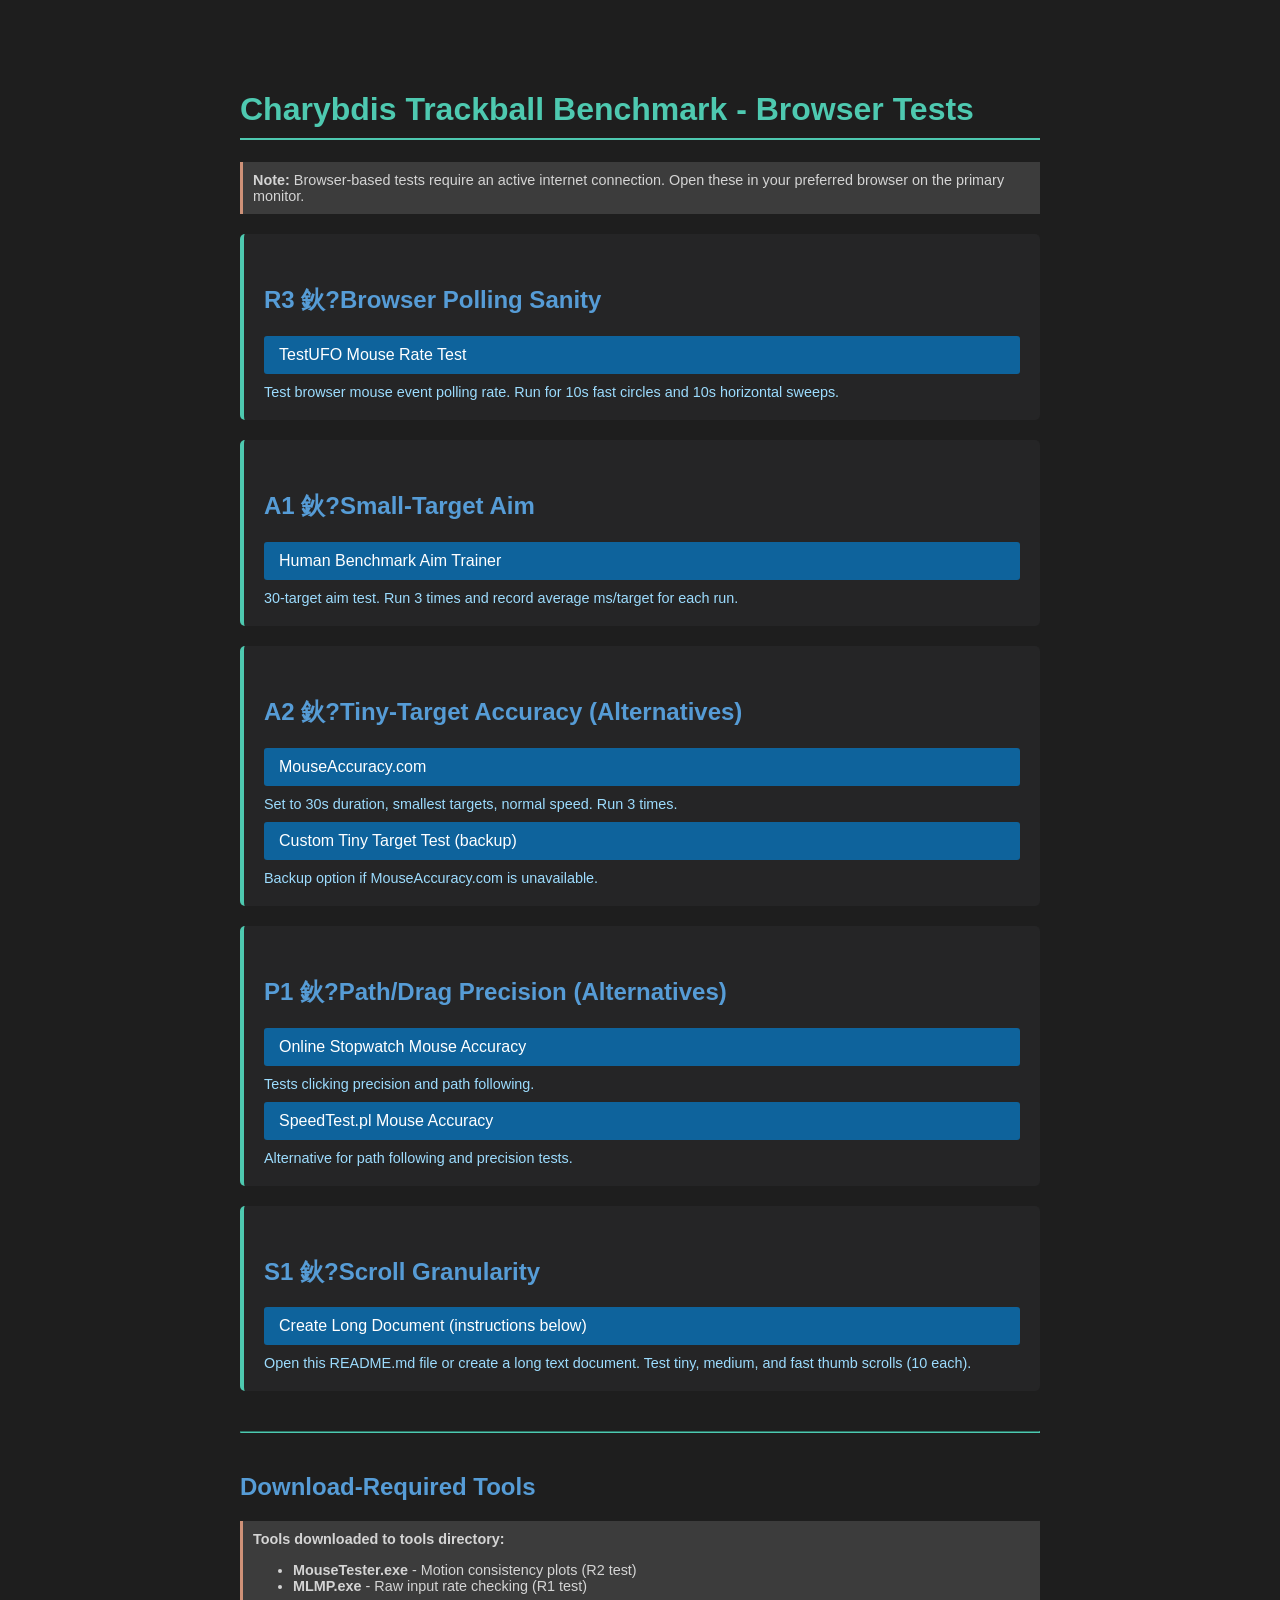
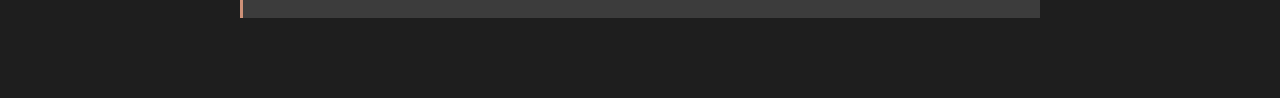
<file: trackball_benchmarks/tools/browser_tests.html>
﻿<!DOCTYPE html>
<html lang="en">
<head>
    <meta charset="UTF-8">
    <meta name="viewport" content="width=device-width, initial-scale=1.0">
    <title>Charybdis Trackball Benchmark - Browser Tests</title>
    <style>
        body {
            font-family: 'Segoe UI', Tahoma, Geneva, Verdana, sans-serif;
            max-width: 800px;
            margin: 50px auto;
            padding: 20px;
            background: #1e1e1e;
            color: #d4d4d4;
        }
        h1 {
            color: #4ec9b0;
            border-bottom: 2px solid #4ec9b0;
            padding-bottom: 10px;
        }
        h2 {
            color: #569cd6;
            margin-top: 30px;
        }
        .test-category {
            background: #252526;
            padding: 20px;
            margin: 20px 0;
            border-radius: 5px;
            border-left: 4px solid #4ec9b0;
        }
        .test-link {
            display: block;
            padding: 10px 15px;
            margin: 10px 0;
            background: #0e639c;
            color: white;
            text-decoration: none;
            border-radius: 3px;
            transition: background 0.3s;
        }
        .test-link:hover {
            background: #1177bb;
        }
        .description {
            color: #9cdcfe;
            font-size: 0.9em;
            margin-top: 5px;
        }
        .note {
            background: #3c3c3c;
            padding: 10px;
            margin: 10px 0;
            border-left: 3px solid #ce9178;
            font-size: 0.9em;
        }
    </style>
</head>
<body>
    <h1>Charybdis Trackball Benchmark - Browser Tests</h1>

    <div class="note">
        <strong>Note:</strong> Browser-based tests require an active internet connection.
        Open these in your preferred browser on the primary monitor.
    </div>

    <div class="test-category">
        <h2>R3 鈥?Browser Polling Sanity</h2>
        <a href="https://www.testufo.com/mouserate" class="test-link" target="_blank">
            TestUFO Mouse Rate Test
        </a>
        <div class="description">
            Test browser mouse event polling rate. Run for 10s fast circles and 10s horizontal sweeps.
        </div>
    </div>

    <div class="test-category">
        <h2>A1 鈥?Small-Target Aim</h2>
        <a href="https://humanbenchmark.com/tests/aim" class="test-link" target="_blank">
            Human Benchmark Aim Trainer
        </a>
        <div class="description">
            30-target aim test. Run 3 times and record average ms/target for each run.
        </div>
    </div>

    <div class="test-category">
        <h2>A2 鈥?Tiny-Target Accuracy (Alternatives)</h2>
        <a href="https://mouseaccuracy.com/" class="test-link" target="_blank">
            MouseAccuracy.com
        </a>
        <div class="description">
            Set to 30s duration, smallest targets, normal speed. Run 3 times.
        </div>

        <a href="https://www.w3schools.com/tags/tryit.asp?filename=tryhtml5_ev_onmousedown" class="test-link" target="_blank">
            Custom Tiny Target Test (backup)
        </a>
        <div class="description">
            Backup option if MouseAccuracy.com is unavailable.
        </div>
    </div>

    <div class="test-category">
        <h2>P1 鈥?Path/Drag Precision (Alternatives)</h2>
        <a href="https://www.online-stopwatch.com/mouse-accuracy-game/" class="test-link" target="_blank">
            Online Stopwatch Mouse Accuracy
        </a>
        <div class="description">
            Tests clicking precision and path following.
        </div>

        <a href="https://www.speedtest.pl/mouse-accuracy-test/" class="test-link" target="_blank">
            SpeedTest.pl Mouse Accuracy
        </a>
        <div class="description">
            Alternative for path following and precision tests.
        </div>
    </div>

    <div class="test-category">
        <h2>S1 鈥?Scroll Granularity</h2>
        <a href="about:blank" class="test-link" target="_blank">
            Create Long Document (instructions below)
        </a>
        <div class="description">
            Open this README.md file or create a long text document.
            Test tiny, medium, and fast thumb scrolls (10 each).
        </div>
    </div>

    <hr style="margin: 40px 0; border-color: #4ec9b0;">

    <h2>Download-Required Tools</h2>
    <div class="note">
        <strong>Tools downloaded to tools directory:</strong>
        <ul>
            <li><strong>MouseTester.exe</strong> - Motion consistency plots (R2 test)</li>
            <li><strong>MLMP.exe</strong> - Raw input rate checking (R1 test)</li>
        </ul>
    </div>

</body>
</html>
</file>
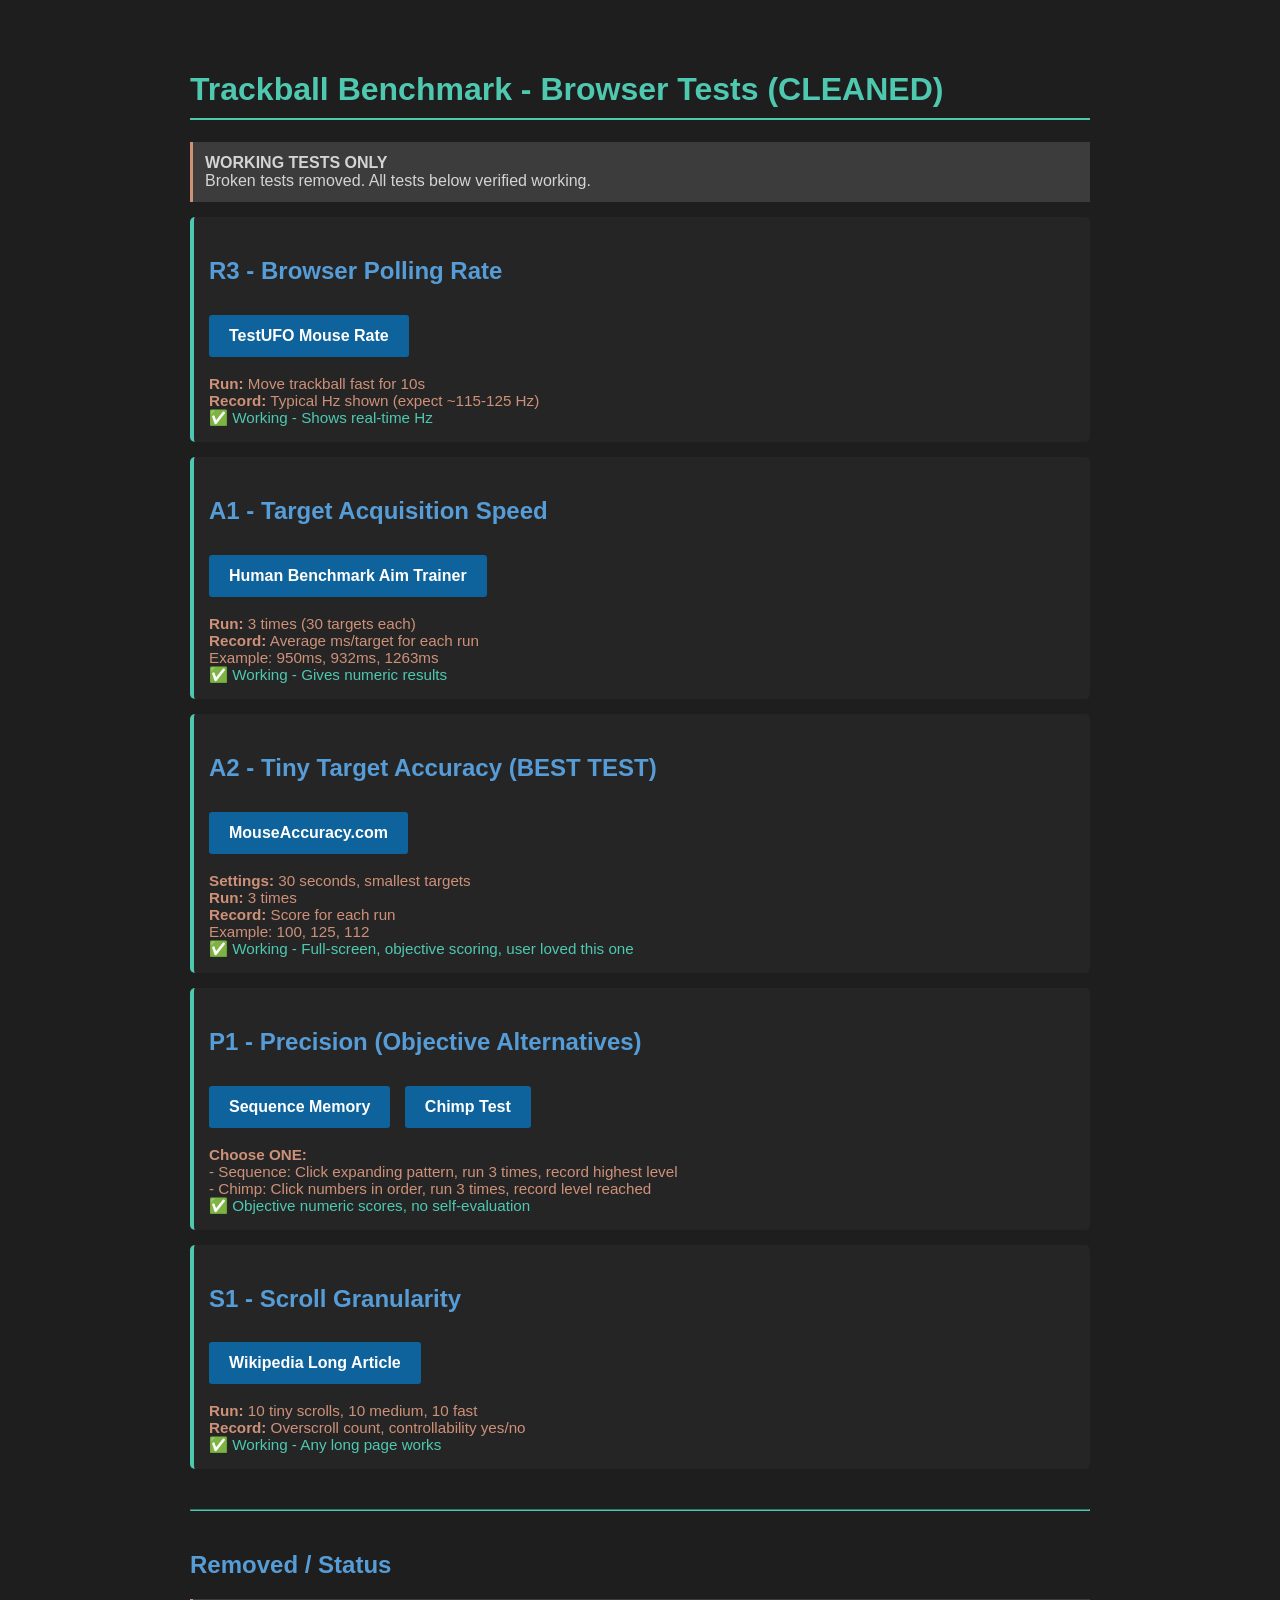
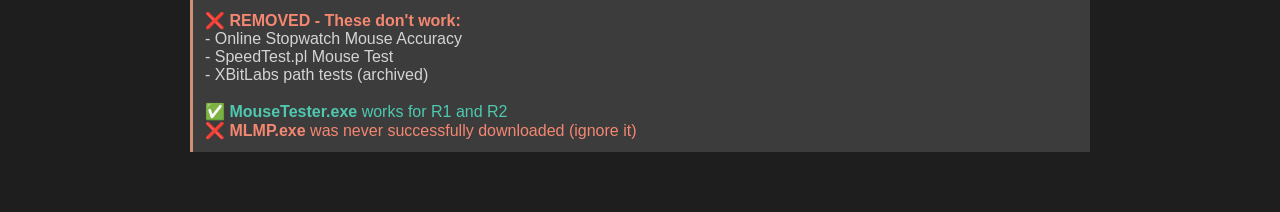
<file: trackball_benchmarks/tools/browser_tests_CLEANED.html>
<!DOCTYPE html>
<html lang="en">
<head>
    <meta charset="UTF-8">
    <meta name="viewport" content="width=device-width, initial-scale=1.0">
    <title>Trackball Benchmark - Browser Tests</title>
    <style>
        body {
            font-family: 'Segoe UI', Tahoma, Geneva, Verdana, sans-serif;
            max-width: 900px;
            margin: 30px auto;
            padding: 20px;
            background: #1e1e1e;
            color: #d4d4d4;
        }
        h1 { color: #4ec9b0; border-bottom: 2px solid #4ec9b0; padding-bottom: 10px; }
        h2 { color: #569cd6; margin-top: 25px; }
        .test { background: #252526; padding: 15px; margin: 15px 0; border-radius: 5px; border-left: 4px solid #4ec9b0; }
        .test-link {
            display: inline-block;
            padding: 12px 20px;
            margin: 10px 10px 10px 0;
            background: #0e639c;
            color: white;
            text-decoration: none;
            border-radius: 3px;
            font-weight: bold;
        }
        .test-link:hover { background: #1177bb; }
        .note { background: #3c3c3c; padding: 12px; margin: 10px 0; border-left: 3px solid #ce9178; }
        .record { color: #ce9178; font-size: 0.95em; margin-top: 8px; }
        .working { color: #4ec9b0; }
       .removed { color: #f48771; }
    </style>
</head>
<body>
    <h1>Trackball Benchmark - Browser Tests (CLEANED)</h1>

    <div class="note">
        <strong>WORKING TESTS ONLY</strong><br>
        Broken tests removed. All tests below verified working.
    </div>

    <div class="test">
        <h2>R3 - Browser Polling Rate</h2>
        <a href="https://www.testufo.com/mouserate" class="test-link" target="_blank">TestUFO Mouse Rate</a>
        <div class="record">
            <strong>Run:</strong> Move trackball fast for 10s<br>
            <strong>Record:</strong> Typical Hz shown (expect ~115-125 Hz)<br>
            <span class="working">✅ Working - Shows real-time Hz</span>
        </div>
    </div>

    <div class="test">
        <h2>A1 - Target Acquisition Speed</h2>
        <a href="https://humanbenchmark.com/tests/aim" class="test-link" target="_blank">Human Benchmark Aim Trainer</a>
        <div class="record">
            <strong>Run:</strong> 3 times (30 targets each)<br>
            <strong>Record:</strong> Average ms/target for each run<br>
            Example: 950ms, 932ms, 1263ms<br>
            <span class="working">✅ Working - Gives numeric results</span>
        </div>
    </div>

    <div class="test">
        <h2>A2 - Tiny Target Accuracy (BEST TEST)</h2>
        <a href="https://mouseaccuracy.com/" class="test-link" target="_blank">MouseAccuracy.com</a>
        <div class="record">
            <strong>Settings:</strong> 30 seconds, smallest targets<br>
            <strong>Run:</strong> 3 times<br>
            <strong>Record:</strong> Score for each run<br>
            Example: 100, 125, 112<br>
            <span class="working">✅ Working - Full-screen, objective scoring, user loved this one</span>
        </div>
    </div>

    <div class="test">
        <h2>P1 - Precision (Objective Alternatives)</h2>
        <a href="https://www.humanbenchmark.com/tests/sequence" class="test-link" target="_blank">Sequence Memory</a>
        <a href="https://www.humanbenchmark.com/tests/chimp" class="test-link" target="_blank">Chimp Test</a>
        <div class="record">
            <strong>Choose ONE:</strong><br>
            - Sequence: Click expanding pattern, run 3 times, record highest level<br>
            - Chimp: Click numbers in order, run 3 times, record level reached<br>
            <span class="working">✅ Objective numeric scores, no self-evaluation</span>
        </div>
    </div>

    <div class="test">
        <h2>S1 - Scroll Granularity</h2>
        <a href="https://en.wikipedia.org/wiki/Computer_mouse" class="test-link" target="_blank">Wikipedia Long Article</a>
        <div class="record">
            <strong>Run:</strong> 10 tiny scrolls, 10 medium, 10 fast<br>
            <strong>Record:</strong> Overscroll count, controllability yes/no<br>
            <span class="working">✅ Working - Any long page works</span>
        </div>
    </div>

    <hr style="margin: 40px 0; border-color: #4ec9b0;">

    <h2>Removed / Status</h2>
    <div class="note">
        <span class="removed"><strong>❌ REMOVED - These don't work:</strong></span><br>
        - Online Stopwatch Mouse Accuracy<br>
        - SpeedTest.pl Mouse Test<br>
        - XBitLabs path tests (archived)<br>
        <br>
        <span class="working"><strong>✅ MouseTester.exe</strong> works for R1 and R2</span><br>
        <span class="removed"><strong>❌ MLMP.exe</strong> was never successfully downloaded (ignore it)</span>
    </div>

</body>
</html>
</file>
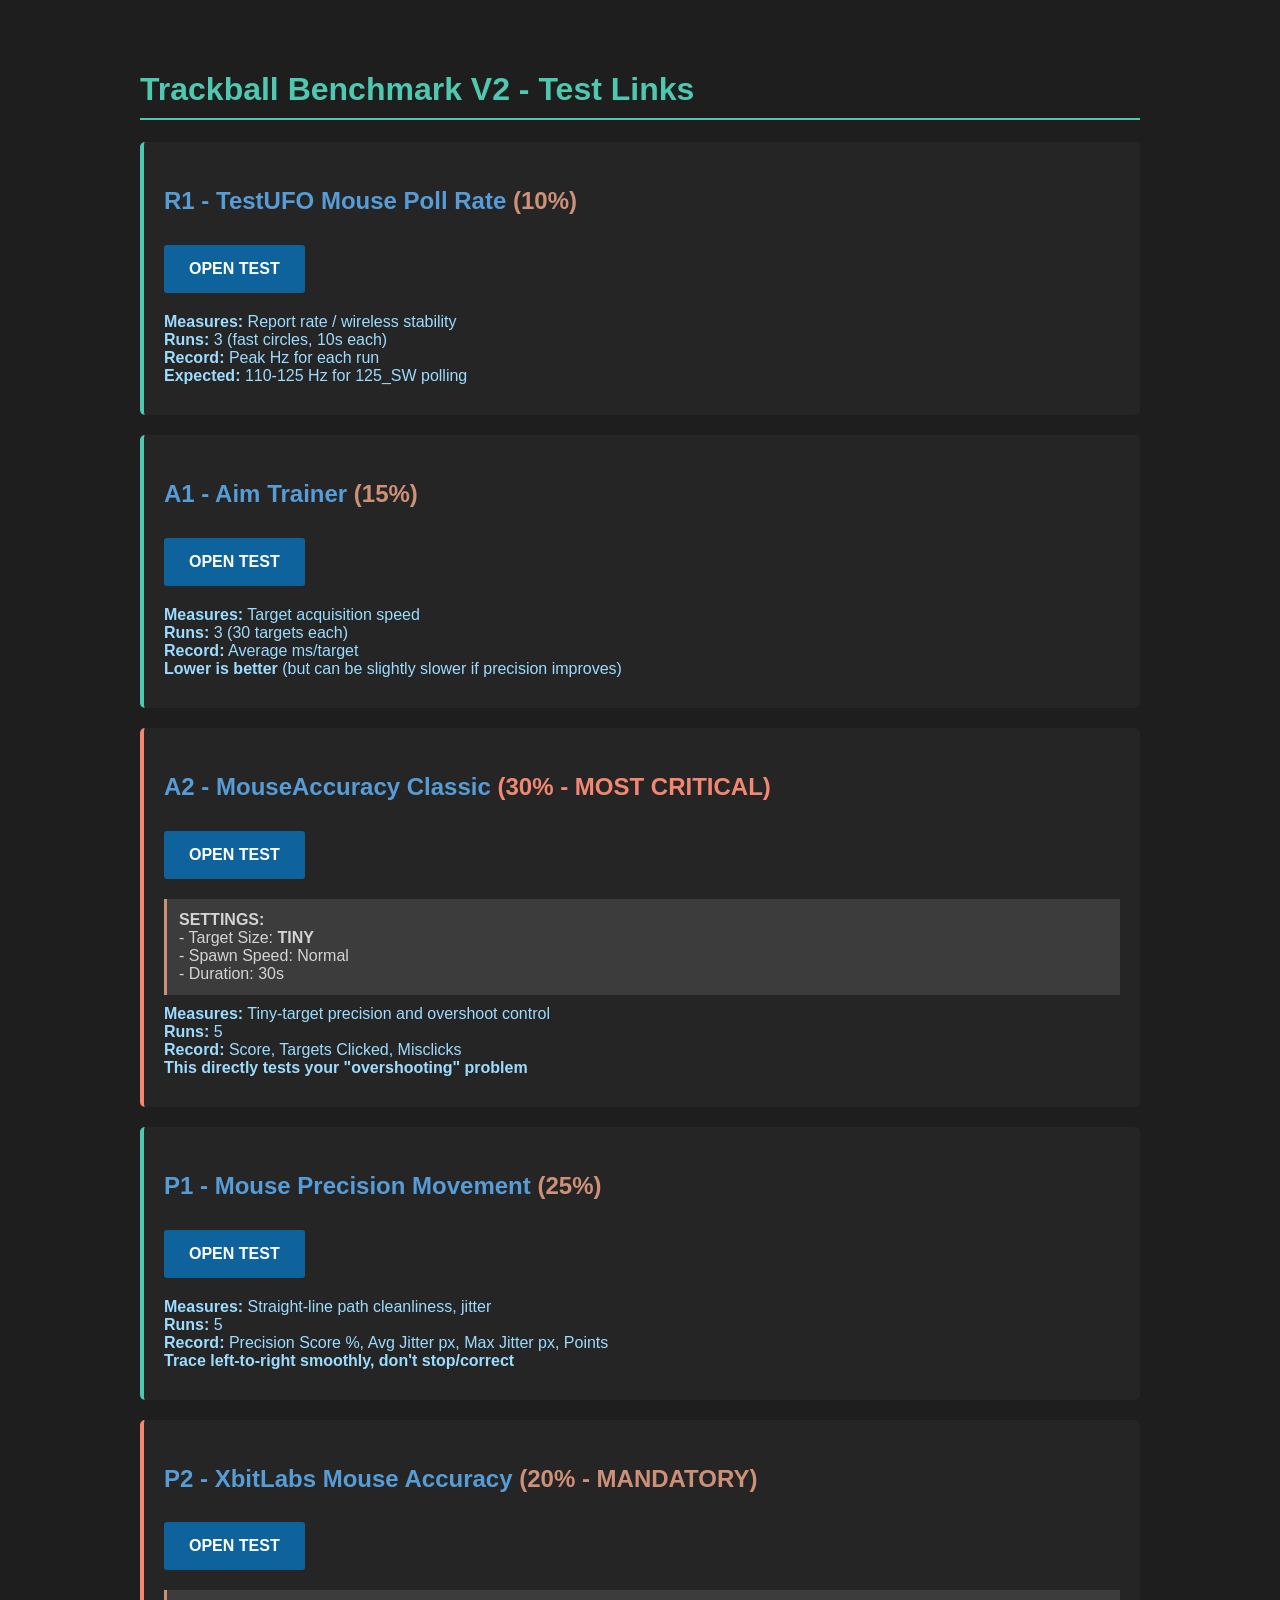
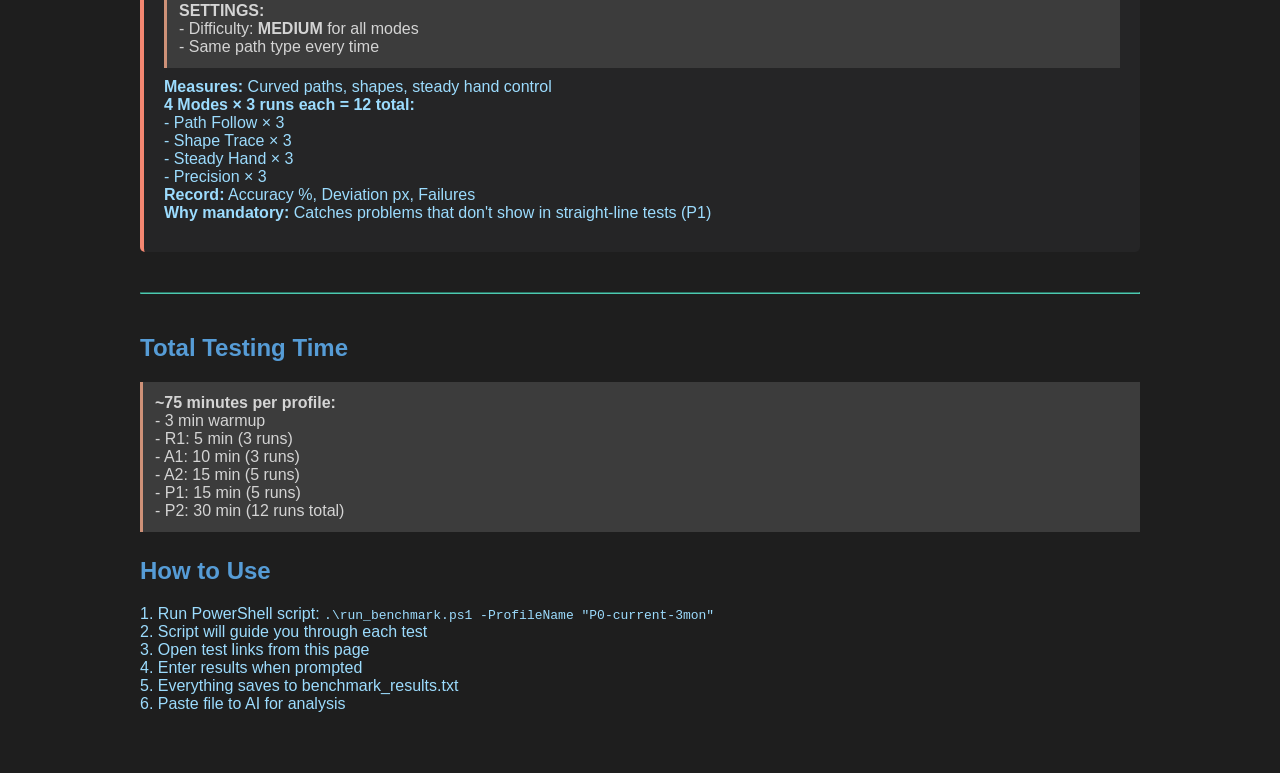
<file: trackball_benchmarks/tools/browser_tests_V2.html>
<!DOCTYPE html>
<html lang="en">
<head>
    <meta charset="UTF-8">
    <meta name="viewport" content="width=device-width, initial-scale=1.0">
    <title>Trackball Benchmark V2 - Tests</title>
    <style>
        body {
            font-family: 'Segoe UI', Tahoma, Geneva, Verdana, sans-serif;
            max-width: 1000px;
            margin: 30px auto;
            padding: 20px;
            background: #1e1e1e;
            color: #d4d4d4;
        }
        h1 { color: #4ec9b0; border-bottom: 2px solid #4ec9b0; padding-bottom: 10px; }
        h2 { color: #569cd6; margin-top: 25px; }
        .test { background: #252526; padding: 20px; margin: 20px 0; border-radius: 5px; border-left: 4px solid #4ec9b0; }
        .mandatory { border-left: 4px solid #f48771; }
        .test-link {
            display: inline-block;
            padding: 15px 25px;
            margin: 10px 0;
            background: #0e639c;
            color: white;
            text-decoration: none;
            border-radius: 3px;
            font-weight: bold;
            font-size: 16px;
        }
        .test-link:hover { background: #1177bb; }
        .weight { color: #ce9178; font-weight: bold; }
        .critical { color: #f48771; font-weight: bold; }
        .settings { background: #3c3c3c; padding: 12px; margin: 10px 0; border-left: 3px solid #ce9178; }
        .what { color: #9cdcfe; margin: 10px 0; }
    </style>
</head>
<body>
    <h1>Trackball Benchmark V2 - Test Links</h1>

    <div class="test">
        <h2>R1 - TestUFO Mouse Poll Rate <span class="weight">(10%)</span></h2>
        <a href="https://testufo.com/mouserate" class="test-link" target="_blank">OPEN TEST</a>
        <div class="what">
            <strong>Measures:</strong> Report rate / wireless stability<br>
            <strong>Runs:</strong> 3 (fast circles, 10s each)<br>
            <strong>Record:</strong> Peak Hz for each run<br>
            <strong>Expected:</strong> 110-125 Hz for 125_SW polling
        </div>
    </div>

    <div class="test">
        <h2>A1 - Aim Trainer <span class="weight">(15%)</span></h2>
        <a href="https://humanbenchmark.com/tests/aim" class="test-link" target="_blank">OPEN TEST</a>
        <div class="what">
            <strong>Measures:</strong> Target acquisition speed<br>
            <strong>Runs:</strong> 3 (30 targets each)<br>
            <strong>Record:</strong> Average ms/target<br>
            <strong>Lower is better</strong> (but can be slightly slower if precision improves)
        </div>
    </div>

    <div class="test mandatory">
        <h2>A2 - MouseAccuracy Classic <span class="critical">(30% - MOST CRITICAL)</span></h2>
        <a href="https://mouseaccuracy.com/classic/" class="test-link" target="_blank">OPEN TEST</a>
        <div class="settings">
            <strong>SETTINGS:</strong><br>
            - Target Size: <strong>TINY</strong><br>
            - Spawn Speed: Normal<br>
            - Duration: 30s
        </div>
        <div class="what">
            <strong>Measures:</strong> Tiny-target precision and overshoot control<br>
            <strong>Runs:</strong> 5<br>
            <strong>Record:</strong> Score, Targets Clicked, Misclicks<br>
            <strong>This directly tests your "overshooting" problem</strong>
        </div>
    </div>

    <div class="test">
        <h2>P1 - Mouse Precision Movement <span class="weight">(25%)</span></h2>
        <a href="https://mousetest.online/precision-movement/" class="test-link" target="_blank">OPEN TEST</a>
        <div class="what">
            <strong>Measures:</strong> Straight-line path cleanliness, jitter<br>
            <strong>Runs:</strong> 5<br>
            <strong>Record:</strong> Precision Score %, Avg Jitter px, Max Jitter px, Points<br>
            <strong>Trace left-to-right smoothly, don't stop/correct</strong>
        </div>
    </div>

    <div class="test mandatory">
        <h2>P2 - XbitLabs Mouse Accuracy <span class="weight">(20% - MANDATORY)</span></h2>
        <a href="https://www.xbitlabs.com/mouse-accuracy-test/" class="test-link" target="_blank">OPEN TEST</a>
        <div class="settings">
            <strong>SETTINGS:</strong><br>
            - Difficulty: <strong>MEDIUM</strong> for all modes<br>
            - Same path type every time
        </div>
        <div class="what">
            <strong>Measures:</strong> Curved paths, shapes, steady hand control<br>
            <strong>4 Modes × 3 runs each = 12 total:</strong><br>
            - Path Follow × 3<br>
            - Shape Trace × 3<br>
            - Steady Hand × 3<br>
            - Precision × 3<br>
            <strong>Record:</strong> Accuracy %, Deviation px, Failures<br>
            <strong>Why mandatory:</strong> Catches problems that don't show in straight-line tests (P1)
        </div>
    </div>

    <hr style="margin: 40px 0; border-color: #4ec9b0;">

    <h2>Total Testing Time</h2>
    <div class="settings">
        <strong>~75 minutes per profile:</strong><br>
        - 3 min warmup<br>
        - R1: 5 min (3 runs)<br>
        - A1: 10 min (3 runs)<br>
        - A2: 15 min (5 runs)<br>
        - P1: 15 min (5 runs)<br>
        - P2: 30 min (12 runs total)<br>
    </div>

    <h2>How to Use</h2>
    <div class="what">
        1. Run PowerShell script: <code>.\run_benchmark.ps1 -ProfileName "P0-current-3mon"</code><br>
        2. Script will guide you through each test<br>
        3. Open test links from this page<br>
        4. Enter results when prompted<br>
        5. Everything saves to benchmark_results.txt<br>
        6. Paste file to AI for analysis
    </div>

</body>
</html>
</file>
